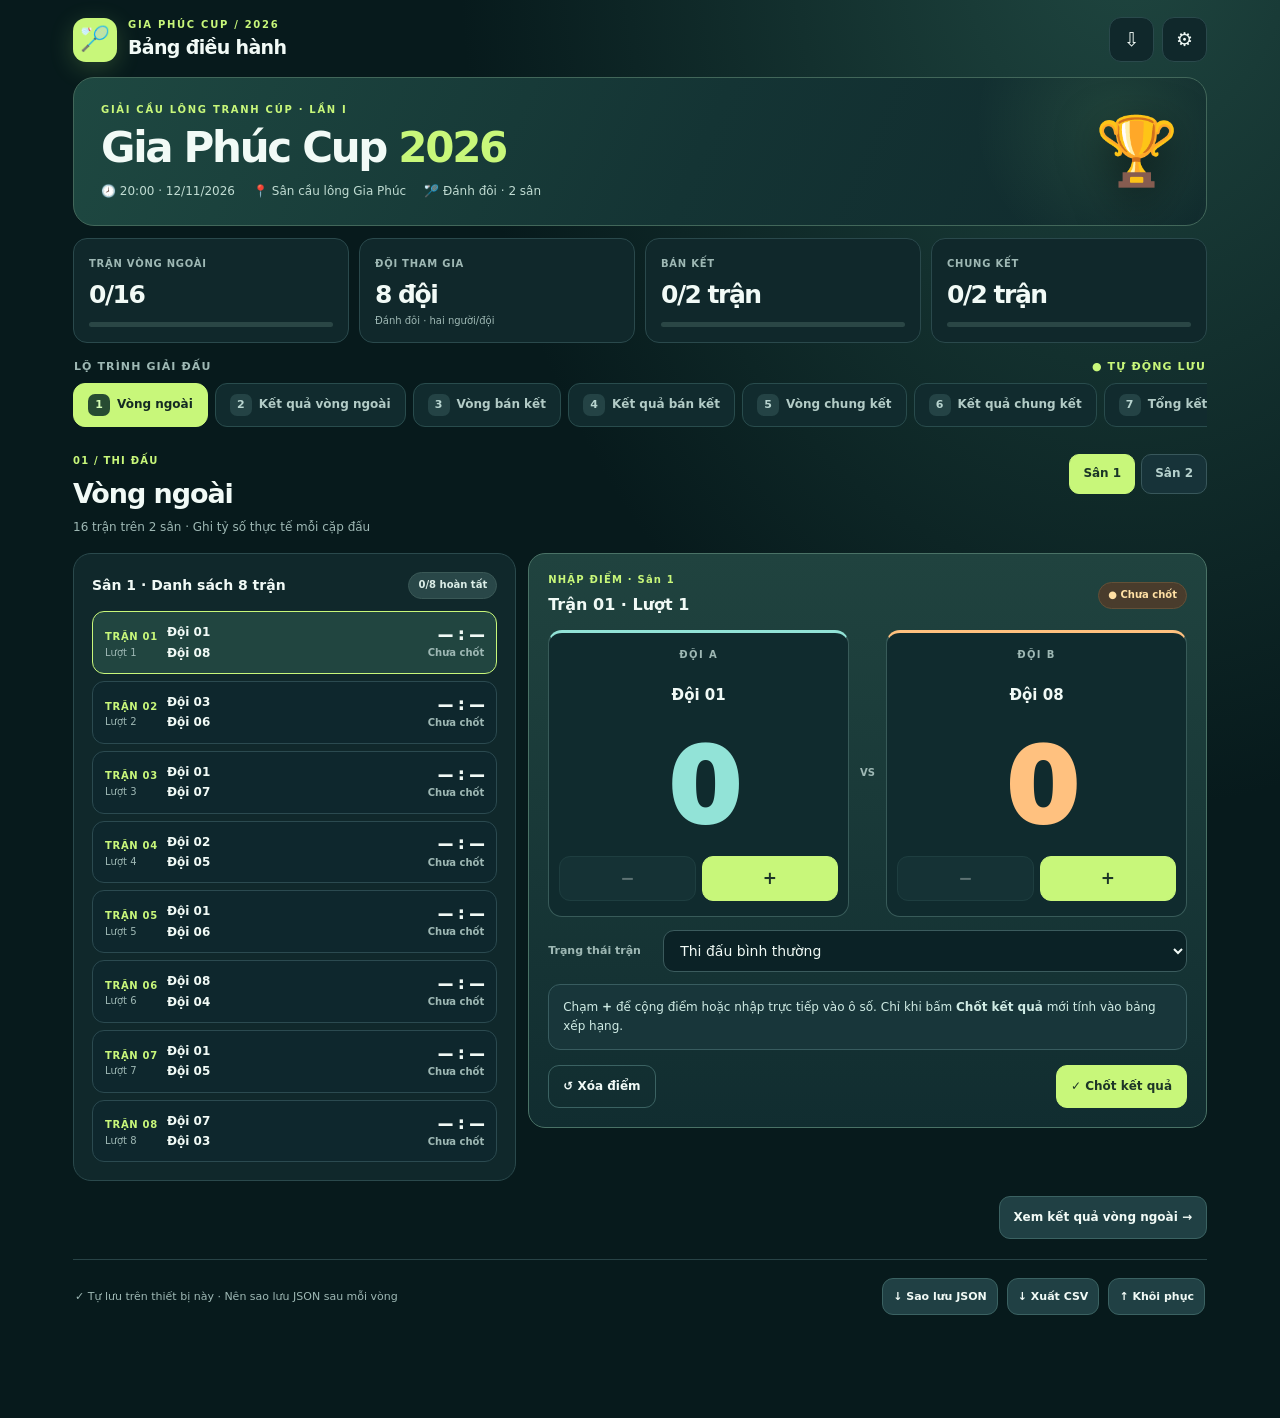
<file: public/assets/aistudio/gia-phuc-cup-app_4e6ed5ce.html>
<!doctype html>
<html lang="vi"><head><meta charset="utf-8"><meta name="viewport" content="width=device-width,initial-scale=1,viewport-fit=cover"><meta name="theme-color" content="#071c1d"><meta name="description" content="Hệ thống ghi điểm trực tiếp Giải cầu lông tranh cúp Gia Phúc – Lần I 2026"><title>Gia Phúc Cup 2026 · Điều hành giải cầu lông</title>
<style>
:root{--bg:#071a1c;--layer:#10282b;--layer2:#173339;--layer3:#203e42;--line:#2a494c;--txt:#f1faf6;--muted:#9eb8b4;--lime:#c8f77a;--mint:#92e3d7;--orange:#ffc17f;--danger:#ffaaa7;--radius:18px;color-scheme:dark}*{box-sizing:border-box}html{scroll-behavior:smooth}body{margin:0;background:radial-gradient(ellipse at 88% -80px,#1f4640 0,transparent 42%),var(--bg);color:var(--txt);font-family:ui-sans-serif,system-ui,-apple-system,'Segoe UI',sans-serif;font-size:14px;line-height:1.48;min-height:100vh}button,input,select{font:inherit}button{cursor:pointer;touch-action:manipulation}button:disabled{opacity:.35;cursor:not-allowed}input,select{color:var(--txt);background:#0b2226;border:1px solid #3b5b5d;border-radius:11px;padding:11px 12px;min-width:0;width:100%;outline:0}input:focus,select:focus{border-color:var(--lime);box-shadow:0 0 0 3px #c8f77a23}input[type=number]{font-variant-numeric:tabular-nums;appearance:textfield;-moz-appearance:textfield}input::-webkit-inner-spin-button,input::-webkit-outer-spin-button{appearance:none;margin:0}p,h1,h2,h3{margin:0}h1{font-size:clamp(25px,3.4vw,42px);line-height:1.1;letter-spacing:-.055em}h2{font-size:clamp(19px,2.4vw,27px);letter-spacing:-.04em}h3{font-size:16px}small,.muted{color:var(--muted)}.app{max-width:1180px;margin:auto;padding:17px 23px 85px}.mast{display:flex;align-items:center;justify-content:space-between;gap:12px;margin-bottom:15px}.brand{display:flex;align-items:center;gap:11px}.mark{height:44px;width:44px;display:grid;place-items:center;border-radius:13px;background:var(--lime);color:#142d25;font-size:24px;font-weight:900;box-shadow:0 6px 25px #b9fd7830}.eyebrow{font-size:10px;letter-spacing:.17em;font-weight:900;color:var(--lime)}.brand-title{font-size:19px;font-weight:900;letter-spacing:-.035em}.top-actions{display:flex;gap:8px}.icon-btn{width:45px;height:45px;display:grid;place-items:center;border:1px solid var(--line);border-radius:12px;background:var(--layer);color:var(--txt);font-size:19px}.icon-btn.active{background:var(--lime);color:#142b22}.hero{display:flex;justify-content:space-between;gap:18px;align-items:center;background:linear-gradient(114deg,#1e4841 0,#143434 55%,#102a2d 100%);border:1px solid #42675a;border-radius:21px;padding:24px 27px;overflow:hidden;position:relative}.hero:after{content:'';position:absolute;right:-65px;top:-110px;width:310px;height:310px;background:radial-gradient(circle,#9fff9a1c,transparent 64%);pointer-events:none}.hero h1{max-width:600px;margin:7px 0 12px}.hero-meta{display:flex;gap:9px 18px;flex-wrap:wrap;font-size:12px;color:#c1dcd3}.hero .trophy{font-size:67px;z-index:1;filter:drop-shadow(0 14px 22px #0008)}.overview{display:grid;grid-template-columns:repeat(4,minmax(0,1fr));gap:10px;margin:12px 0 16px}.metric{background:var(--layer);border:1px solid var(--line);border-radius:14px;padding:13px 15px}.metric span{font-size:10px;letter-spacing:.075em;color:var(--muted);text-transform:uppercase;font-weight:800}.metric strong{display:block;font-size:25px;font-weight:900;letter-spacing:-.06em;margin:3px 0 1px}.meter{height:5px;border-radius:6px;background:#2a4645;overflow:hidden;margin-top:9px}.meter i{display:block;height:100%;background:var(--lime);border-radius:6px}.stage-head{display:flex;align-items:center;justify-content:space-between;gap:8px;margin:14px 1px 8px}.stage-head span{font-size:11px;font-weight:900;color:var(--muted);letter-spacing:.1em}.stages{display:flex;gap:7px;overflow:auto;scrollbar-width:none;overscroll-behavior-x:contain;padding-bottom:10px}.stages::-webkit-scrollbar{display:none}.stage-btn{flex:0 0 auto;padding:10px 14px;border-radius:12px;background:#112b2e;border:1px solid #294c4d;color:#b2cbc6;font-size:12px;font-weight:800;display:flex;align-items:center;gap:7px;white-space:nowrap}.stage-btn b{display:grid;place-items:center;border-radius:7px;width:22px;height:22px;background:#244345;color:#b9d5d0;font-size:11px}.stage-btn.active{color:#142a23;background:var(--lime);border-color:var(--lime)}.stage-btn.active b{background:#274b32;color:#d6ffb5}.stage-btn.ready:not(.active){border-color:#42785b}.main{min-height:310px}.page-head{display:flex;align-items:flex-start;justify-content:space-between;flex-wrap:wrap;gap:12px;margin:17px 0}.page-head p{color:var(--muted);font-size:12px;margin-top:5px;max-width:660px}.overline{font-size:10px;letter-spacing:.12em;font-weight:850;color:var(--lime);margin-bottom:5px}.panel{border:1px solid var(--line);background:var(--layer);border-radius:var(--radius);padding:18px}.panel+.panel{margin-top:12px}.row{display:flex;align-items:center;gap:9px;flex-wrap:wrap}.spread{display:flex;justify-content:space-between;align-items:center;gap:10px;flex-wrap:wrap}.btn{display:inline-flex;align-items:center;gap:7px;justify-content:center;padding:11px 14px;min-height:43px;border-radius:11px;background:#204044;border:1px solid #3b6262;color:var(--txt);font-size:12px;font-weight:850}.btn:active{transform:scale(.986)}.btn.primary{background:var(--lime);border-color:var(--lime);color:#1d3528}.btn.subtle{background:transparent}.btn.danger{border-color:#855353;color:#ffafaa}.btn.small{font-size:11px;min-height:37px;padding:7px 10px}.btn.wide{width:100%}.pill{padding:5px 9px;background:#294748;border:1px solid #3a5856;border-radius:999px;color:#dbede7;font-size:10px;font-weight:900;white-space:nowrap}.pill.done{background:#1e4536;border-color:#396c49;color:#b0efaf}.pill.wait{background:#493c2c;border-color:#635037;color:#ffe0a4}.notice{padding:13px 14px;background:#18363a;border:1px solid #385c5f;border-radius:12px;color:#cfebe4;font-size:12px;line-height:1.6;margin-top:12px}.notice.good{background:#203e32;border-color:#4a7151;color:#d8f7ce}.notice.warn{background:#3f3529;border-color:#715838;color:#ffdc9d}.notice.bad{background:#492e33;border-color:#8a4c50;color:#ffc5be}.two-cols{display:grid;grid-template-columns:minmax(285px,.79fr) minmax(0,1.21fr);gap:12px;align-items:start}.court-pills{display:flex;gap:6px;flex-wrap:wrap}.court-pills button{background:#173339;border:1px solid #38575b;color:#b6d1cd;border-radius:10px;padding:10px 13px;font-size:12px;font-weight:850}.court-pills button.active{background:var(--lime);color:#1b3527;border-color:var(--lime)}.match-list{display:flex;flex-direction:column;gap:7px}.match-item{width:100%;text-align:left;background:#0e272d;border:1px solid #2b4a50;border-radius:12px;color:var(--txt);padding:10px 12px;display:grid;grid-template-columns:53px minmax(0,1fr) 65px;gap:9px;align-items:center}.match-item.active{background:#214540;border-color:var(--lime)}.match-item .code{font-size:10px;letter-spacing:.07em;color:var(--lime);font-weight:900}.match-item .names{font-size:12px;font-weight:780;line-height:1.7;min-width:0;white-space:nowrap;overflow:hidden;text-overflow:ellipsis}.match-item .result{text-align:right;font-weight:950;font-size:15px;font-variant-numeric:tabular-nums}.match-item .result small{font-size:10px;display:block;font-weight:700}.score-card{background:linear-gradient(180deg,#20433f,#112d30);border:1px solid #4a7266;border-radius:17px;padding:19px;position:sticky;top:12px}.scoreboard{display:grid;grid-template-columns:minmax(0,1fr) 21px minmax(0,1fr);gap:8px;align-items:center;margin:13px 0}.score-team{min-width:0;border:1px solid #385b59;background:#102b2e;border-radius:14px;padding:15px 10px;text-align:center}.score-team.a{border-top:3px solid var(--mint)}.score-team.b{border-top:3px solid var(--orange)}.score-team .side-label{font-size:10px;color:var(--muted);font-weight:900;letter-spacing:.14em}.score-team .team-name{font-weight:900;font-size:15px;min-height:50px;display:flex;align-items:center;justify-content:center;overflow-wrap:anywhere;line-height:1.3;margin-top:8px}.score-team .point{font-size:clamp(60px,9vw,104px);font-weight:950;letter-spacing:-.09em;line-height:1.24;background:transparent;border:0;padding:3px 0;text-align:center;box-shadow:none;outline:0;color:var(--mint)}.score-team.b .point{color:var(--orange)}.score-team .point:focus{background:#1c3a3b;border-radius:8px}.score-step{display:grid;grid-template-columns:1fr 1fr;gap:6px}.score-step button{min-height:45px;font-size:17px;font-weight:900;padding:4px}.vs{text-align:center;font-size:10px;color:var(--muted);font-weight:900}.select-line{display:grid;grid-template-columns:105px minmax(0,1fr);gap:10px;align-items:center}.select-line label{color:var(--muted);font-size:11px;font-weight:750}.button-line{display:flex;justify-content:space-between;gap:10px;flex-wrap:wrap;margin-top:15px}.mobile-shortcut{display:none}.rank-grid{display:grid;gap:8px}.rank-card{display:grid;grid-template-columns:37px minmax(0,1fr) 70px 70px;align-items:center;gap:8px;background:#0d282c;border:1px solid #2b494d;border-radius:12px;padding:13px 12px}.rank-card.qualified{background:#1b3e38;border-color:#396b57}.rank-n{font-weight:950;font-size:21px;color:var(--lime)}.rank-name{min-width:0;font-weight:850;overflow-wrap:anywhere}.rank-name small{display:block;font-weight:600;font-size:10px;margin-top:3px}.rank-info{text-align:right;font-size:11px;color:var(--muted)}.rank-info b{display:block;font-size:22px;color:#effaf5;line-height:1.2}.rank-info.diff b{font-size:16px}.rank-table{overflow-x:auto;border:1px solid #315053;border-radius:12px;margin-top:16px}table{width:100%;border-collapse:collapse;min-width:590px}th,td{padding:12px 11px;text-align:left;border-bottom:1px solid #28484b;white-space:nowrap}th{font-size:10px;letter-spacing:.06em;color:#a8c6c0;background:#18383d;text-transform:uppercase}td{font-size:12px}tr:last-child td{border-bottom:0}.seed-list{display:grid;grid-template-columns:repeat(4,minmax(0,1fr));gap:8px;margin-bottom:14px}.seed{padding:13px;background:#102d32;border:1px solid #3a5a60;border-radius:11px}.seed span{font-size:11px;font-weight:950;color:var(--lime)}.seed strong{display:block;font-size:14px;margin-top:5px;overflow-wrap:anywhere}.ko-grid{display:grid;grid-template-columns:repeat(2,minmax(0,1fr));gap:12px}.ko-card{background:#102d32;border:1px solid #36585a;border-radius:15px;padding:17px}.ko-row{display:grid;grid-template-columns:minmax(0,1fr) 72px 36px;align-items:center;gap:7px;margin:10px 0}.ko-row strong{overflow-wrap:anywhere;line-height:1.35}.ko-row.winner strong{color:var(--lime)}.ko-row input{font-size:25px;font-weight:950;padding:8px 5px;text-align:center}.ko-row button{min-height:42px;padding:5px;font-size:20px}.match-mini{display:grid;grid-template-columns:1fr auto;gap:8px;align-items:center;padding:12px;background:#0d292e;border:1px solid #29484c;border-radius:11px;margin:7px 0}.match-mini .n{font-size:12px;font-weight:800}.match-mini .n small{display:block;font-size:10px;font-weight:550}.match-mini .r{font-size:17px;font-weight:950;text-align:right;white-space:nowrap}.award-grid{display:grid;grid-template-columns:repeat(3,minmax(0,1fr));gap:12px}.award{background:linear-gradient(160deg,#1c403c,#102c30);border:1px solid #46645c;border-radius:14px;padding:24px 14px;text-align:center}.award.first{border-top:4px solid #ffd680}.award.second{border-top:4px solid #c8d4e3}.award.third{border-top:4px solid #ddaa7d}.award .icon{font-size:36px}.award .place{font-size:10px;font-weight:950;letter-spacing:.1em;color:#a5c4bf;margin-top:9px}.award .winner-name{font-size:clamp(15px,2vw,21px);font-weight:950;margin:9px 0;min-height:29px;overflow-wrap:anywhere}.award .money{color:var(--lime);font-weight:950;font-size:17px}.award .medal{font-size:11px;color:#a8c3bd}.fourth{background:#133137;border:1px solid #385659;border-radius:12px;padding:15px;margin-top:12px}.settings-grid{display:grid;grid-template-columns:1fr 1fr;gap:12px}.form-block{display:grid;gap:7px;margin-top:10px}.form-block label{color:#aec9c3;font-size:11px;font-weight:850}.team-editor{background:#0b282e;border:1px solid #335258;border-radius:12px;padding:13px;display:grid;grid-template-columns:30px minmax(0,1fr) 33px;gap:8px;align-items:start}.team-editor .num{color:var(--lime);font-weight:950;padding-top:12px}.team-editor .inputs{display:grid;gap:6px;min-width:0}.team-editor input{padding:9px 11px}.team-editor .players{display:grid;grid-template-columns:1fr 1fr;gap:6px}.team-editor .remove{min-height:36px;border:1px solid #794b50;border-radius:9px;color:var(--danger);background:#392c31}.fixture{display:grid;grid-template-columns:61px minmax(0,1fr) minmax(0,1fr);gap:8px;align-items:center;margin:7px 0}.fixture span{font-size:11px;font-weight:850;color:var(--muted)}.fixture select{font-size:11px;padding:10px 6px}.settings-section{margin-bottom:12px}.sep{border:0;border-top:1px solid #305258;margin:18px 0}.footer{display:flex;justify-content:space-between;align-items:center;gap:12px;flex-wrap:wrap;border-top:1px solid #284346;margin-top:20px;padding:18px 2px;color:var(--muted);font-size:11px}.bottom-nav{display:none}.toast{position:fixed;z-index:90;bottom:24px;left:50%;transform:translateX(-50%);border:1px solid #6b9279;background:#1c443b;color:#e5ffe5;border-radius:12px;padding:13px 18px;box-shadow:0 15px 45px #0009;max-width:calc(100vw - 28px);width:max-content;font-size:12px;font-weight:800}.hidden{display:none!important}.tie-box{background:#332f25;border:1px solid #75603d;border-radius:12px;padding:14px;margin-top:10px}.tie-row{display:flex;gap:8px;align-items:center;justify-content:space-between;background:#171e1a70;border:1px solid #66573c;padding:8px 10px;border-radius:9px;margin-top:6px}.tie-row b{flex:1;font-size:12px}.tie-row button{width:32px;height:32px;border-radius:7px;border:1px solid #856b44;background:#4d422f;color:#ffe1a1}.setting-note{font-size:11px;color:#acc6c0;margin-top:8px}.quick-nav{display:flex;justify-content:flex-end;margin:15px 0}.quick-nav button{min-width:155px}.print-title{display:none}
@media(max-width:850px){.app{padding:12px 14px 80px}.two-cols{grid-template-columns:1fr}.score-card{position:static;order:-1}.fixture{grid-template-columns:60px minmax(0,1fr) minmax(0,1fr)}.overview{grid-template-columns:repeat(2,minmax(0,1fr))}.hero .trophy{font-size:48px}.seed-list{grid-template-columns:repeat(2,minmax(0,1fr))}}
@media(max-width:575px){body{font-size:13px}.app{padding:11px 10px 88px}.mark{height:39px;width:39px;font-size:20px}.brand-title{font-size:17px}.eyebrow{font-size:9px}.icon-btn{height:41px;width:41px}.hero{padding:17px 17px;border-radius:16px}.hero h1{font-size:26px;margin:5px 0 9px}.hero .trophy{font-size:38px;align-self:start}.hero-meta{font-size:10px;gap:5px 12px}.overview{gap:7px;margin:9px 0}.metric{padding:10px 12px}.metric strong{font-size:21px}.metric span{font-size:9px}.stage-head{margin-top:10px}.stage-btn{padding:8px 10px;font-size:11px}.page-head{margin:13px 0}.page-head h2{font-size:21px}.panel{padding:13px;border-radius:13px}.score-card{padding:14px;border-radius:14px}.scoreboard{grid-template-columns:minmax(0,1fr) 16px minmax(0,1fr);gap:4px}.score-team{padding:12px 5px}.score-team .team-name{font-size:13px;min-height:42px}.score-team .point{font-size:clamp(58px,17vw,86px)}.score-step button{min-height:47px}.score-card .select-line{grid-template-columns:1fr;gap:5px}.match-item{grid-template-columns:49px minmax(0,1fr) 60px}.ko-grid,.settings-grid{grid-template-columns:1fr}.rank-card{grid-template-columns:31px minmax(0,1fr) 58px 59px;padding:11px 9px;gap:6px}.rank-info b{font-size:21px}.rank-name{font-size:12px}.award-grid{gap:6px}.award{padding:13px 5px}.award .icon{font-size:27px}.award .winner-name{font-size:12px}.award .money{font-size:12px}.award .medal{font-size:10px}.award .place{font-size:9px}.footer{padding-bottom:78px}.bottom-nav{display:grid;grid-template-columns:repeat(5,1fr);gap:2px;position:fixed;bottom:0;left:0;right:0;z-index:40;background:#0d272bfa;border-top:1px solid #335250;padding:7px max(6px,env(safe-area-inset-right)) max(7px,env(safe-area-inset-bottom));box-shadow:0 -8px 32px #0008}.bottom-nav button{border:0;background:transparent;color:#98b3af;border-radius:9px;padding:5px 1px;font-size:9px;font-weight:800}.bottom-nav button span{display:block;font-size:20px;line-height:1.2;margin-bottom:3px}.bottom-nav button.active{color:var(--lime);background:#26423c}.toast{bottom:83px}.quick-nav{justify-content:stretch}.quick-nav button{width:100%}}
@media print{body{background:white;color:black}.app{max-width:100%;padding:0 10px}.mast,.hero,.overview,.stage-head,.stages,.footer,.bottom-nav,.quick-nav,.btn,.notice:not(.good),.score-card{display:none!important}.page-head{margin:3px 0 12px}.panel,.award,.fourth,.rank-card,.seed{background:white;color:black;box-shadow:none;border-color:#999}.print-title{display:block;font-size:23px;text-align:center;margin:10px 0 18px}.award .winner-name,.award .money,.rank-name,.rank-info b{color:black}th,td{color:black}table{min-width:0}}
</style></head><body><div class="app"><header class="mast"><div class="brand"><div class="mark">🏸</div><div><div class="eyebrow">GIA PHÚC CUP / 2026</div><div class="brand-title">Bảng điều hành</div></div></div><div class="top-actions"><button class="icon-btn" title="Sao lưu dữ liệu" aria-label="Sao lưu dữ liệu" data-act="backup">⇩</button><button class="icon-btn" title="Cài đặt đội và sân" aria-label="Cài đặt đội và sân" data-act="nav" data-page="settings" id="settings-gear">⚙</button></div></header><section class="hero"><div><div class="eyebrow">GIẢI CẦU LÔNG TRANH CÚP · LẦN I</div><h1>Gia Phúc Cup <span style="color:var(--lime)">2026</span></h1><div class="hero-meta"><span>🕗 20:00 · 12/11/2026</span><span>📍 Sân cầu lông Gia Phúc</span><span>🏸 Đánh đôi · 2 sân</span></div></div><div class="trophy">🏆</div></section><section id="overview" class="overview"></section><div class="stage-head"><span>LỘ TRÌNH GIẢI ĐẤU</span><span id="save-indicator" style="color:var(--lime)">● TỰ ĐỘNG LƯU</span></div><nav id="stages" class="stages" aria-label="7 màn hình thi đấu"></nav><main class="main" id="main"></main><footer class="footer"><span>✓ Tự lưu trên thiết bị này · Nên sao lưu JSON sau mỗi vòng</span><div class="row"><button class="btn small" data-act="backup">↓ Sao lưu JSON</button><button class="btn small" data-act="csv">↓ Xuất CSV</button><button class="btn small" data-act="restore">↑ Khôi phục</button></div></footer></div><nav class="bottom-nav" id="bottom-nav" aria-label="Điều hướng nhanh"></nav><input type="file" id="restore-file" accept=".json,application/json" class="hidden"><div class="toast hidden" role="status" id="toast"></div>
<script>
(()=>{'use strict';
const KEY='gia-phuc-cup-mobile-2026-v2';const $=s=>document.querySelector(s),esc=v=>String(v??'').replace(/[&<>"']/g,c=>({'&':'&amp;','<':'&lt;','>':'&gt;','"':'&quot;',"'":'&#39;'}[c]));
const number=v=>Number.isFinite(Number(v))?Math.max(0,Math.min(999,Math.floor(Number(v)))):0;
const makeTeams=()=>Array.from({length:8},(_,i)=>({id:'t'+(i+1),name:'Đội '+String(i+1).padStart(2,'0'),p1:'',p2:''}));
const match=(id,court,slot,a,b)=>({id:'m'+id,court,slot,a,b,sa:0,sb:0,forfeit:'',final:false});
const keyPair=(a,b)=>[a,b].sort().join('~');
function schedule(teams){let ids=teams.map(t=>t.id),list=[];if(ids.length<4)throw Error('Cần ít nhất 4 đội để đánh đồng thời trên 2 sân.');if(ids.length===8){let p=[...ids];for(let r=0;r<4;r++){for(let k=0;k<4;k++){let court=k%2+1,slot=r*2+Math.floor(k/2)+1;list.push(match((slot-1)*2+court,court,slot,p[k],p[7-k]))}p=[p[0],p[7],...p.slice(1,7)]}return list.sort((a,b)=>Number(a.id.slice(1))-Number(b.id.slice(1)))}let played=Object.fromEntries(ids.map(x=>[x,0])),freq={},previous=new Set();for(let slot=1;slot<=8;slot++){let possible=[];for(let a=0;a<ids.length;a++)for(let b=a+1;b<ids.length;b++)for(let c=0;c<ids.length;c++)for(let d=c+1;d<ids.length;d++){let q=[a,b,c,d];if(new Set(q).size!==4)continue;let ab=keyPair(ids[a],ids[b]),cd=keyPair(ids[c],ids[d]);let cost=(freq[ab]||0)*70+(freq[cd]||0)*70+(played[ids[a]]+played[ids[b]]+played[ids[c]]+played[ids[d]])*12+q.filter(x=>previous.has(ids[x])).length*3+q.reduce((v,x)=>v+x,0)/100;if(!possible.length||cost<possible[0].cost)possible=[{a,b,c,d,cost}] }let p=possible[0];if(!p)throw Error('Không xếp được lịch.');list.push(match((slot-1)*2+1,1,slot,ids[p.a],ids[p.b]),match((slot-1)*2+2,2,slot,ids[p.c],ids[p.d]));previous=new Set([ids[p.a],ids[p.b],ids[p.c],ids[p.d]]);for(let q of previous)played[q]++;freq[keyPair(ids[p.a],ids[p.b])]=(freq[keyPair(ids[p.a],ids[p.b])]||0)+1;freq[keyPair(ids[p.c],ids[p.d])]=(freq[keyPair(ids[p.c],ids[p.d])]||0)+1}return list}
function fresh(){let teams=makeTeams();return {v:2,teams,courts:['Sân 1','Sân 2'],matches:schedule(teams),bracket:null,tieOrder:{},page:'outer',court:1,active:'m1',settingTab:'teams'}}
let S;try{let loaded=JSON.parse(localStorage.getItem(KEY));S=loaded&&loaded.v===2&&loaded.teams?.length>=4&&loaded.matches?.length===16?loaded:fresh()}catch(e){S=fresh()};S.tieOrder??={};S.courts??=['Sân 1','Sân 2'];
const pages=[['outer','Vòng ngoài'],['outer-results','Kết quả vòng ngoài'],['semi','Vòng bán kết'],['semi-results','Kết quả bán kết'],['final','Vòng chung kết'],['final-results','Kết quả chung kết'],['summary','Tổng kết']];
const team=id=>S.teams.find(t=>t.id===id),teamName=id=>team(id)?.name||'— Chưa chọn —',courtName=n=>S.courts[n-1]||'Sân '+n;
const getMatch=id=>S.matches.find(m=>m.id===id);
let toastTimer;function toast(msg,bad=false){let e=$('#toast');e.textContent=msg;e.style.borderColor=bad?'#ab6e69':'#6b9279';e.style.background=bad?'#573235':'#1c443b';e.classList.remove('hidden');clearTimeout(toastTimer);toastTimer=setTimeout(()=>e.classList.add('hidden'),3200)}
function save(){try{localStorage.setItem(KEY,JSON.stringify(S));$('#save-indicator').textContent='● ĐÃ LƯU'}catch(e){$('#save-indicator').textContent='! CHƯA LƯU';toast('Không lưu được trên trình duyệt; hãy xuất bản sao lưu.',true)}}
const winner=m=>!m?.final?null:m.forfeit==='a'?'b':m.forfeit==='b'?'a':m.sa>m.sb?'a':'b';
const allOuter=()=>S.matches.every(m=>m.final);
function standings(){let rows=S.teams.map((t,index)=>({id:t.id,name:t.name,index,played:0,scheduled:0,wins:0,losses:0,forfeits:0,bonus:0,pf:0,pa:0,diff:0}));let byId=Object.fromEntries(rows.map(x=>[x.id,x]));for(let m of S.matches){let a=byId[m.a],b=byId[m.b];if(!a||!b||a.id===b.id)continue;a.scheduled++;b.scheduled++;if(!m.final)continue;a.played++;b.played++;let w=winner(m);if(w==='a'){a.wins++;b.losses++;a.bonus+=2;b.bonus+=m.forfeit?0:1}else{b.wins++;a.losses++;b.bonus+=2;a.bonus+=m.forfeit?0:1}if(m.forfeit){byId[m[m.forfeit]].forfeits++}else{a.pf+=m.sa;a.pa+=m.sb;b.pf+=m.sb;b.pa+=m.sa}}
rows.forEach(x=>x.diff=x.pf-x.pa);rows.sort((a,b)=>b.bonus-a.bonus||b.diff-a.diff||a.index-b.index);let at=0;while(at<rows.length){let j=at+1;while(j<rows.length&&rows[j].bonus===rows[at].bonus&&rows[j].diff===rows[at].diff)j++;if(j-at>1){const sig=rows.slice(at,j).map(x=>x.id).sort().join('|');const order=S.tieOrder[sig];if(order?.length===j-at&&rows.slice(at,j).every(x=>order.includes(x.id)))rows.splice(at,j-at,...rows.slice(at,j).sort((a,b)=>order.indexOf(a.id)-order.indexOf(b.id)));for(let k=at;k<j;k++){rows[k].tieSig=sig;rows[k].tieResolved=Boolean(order?.length===j-at);rows[k].tieRelevant=at<4}}at=j}return rows}
function afterOuterChange(){if(!S.bracket){S.tieOrder={};S.tieConfirm={};return true}if(!confirm('Sửa vòng ngoài sẽ xóa kết quả bán kết, chung kết và thứ hạng đã chốt. Tiếp tục?'))return false;S.bracket=null;S.tieOrder={};S.tieConfirm={};return true}
function koGame(a,b){return {a,b,sa:0,sb:0,forfeit:'',final:false}}
function syncBracket(){if(!S.bracket)return;let g=S.bracket.games;if(g.sf1?.final&&g.sf2?.final){let w1=winner(g.sf1),w2=winner(g.sf2);let f=[g.sf1[w1],g.sf2[w2]],t=[g.sf1[w1==='a'?'b':'a'],g.sf2[w2==='a'?'b':'a']];if(!g.final||g.final.a!==f[0]||g.final.b!==f[1])g.final=koGame(...f);if(!g.third||g.third.a!==t[0]||g.third.b!==t[1])g.third=koGame(...t)}else{g.final=null;g.third=null}}
function awards(){let g=S.bracket?.games;if(!g?.final?.final||!g?.third?.final)return null;let a=winner(g.final),b=winner(g.third);return {first:g.final[a],second:g.final[a==='a'?'b':'a'],third:g.third[b],fourth:g.third[b==='a'?'b':'a']}}
function stageReady(p){let g=S.bracket?.games;return p==='outer'||p==='outer-results'&&S.matches.some(m=>m.final)||p==='semi'&&!!S.bracket||p==='semi-results'&&!!(g?.sf1?.final||g?.sf2?.final)||p==='final'&&!!g?.final||p==='final-results'&&!!(g?.final?.final||g?.third?.final)||p==='summary'&&!!awards()}
function nav(page){S.page=page;save();render();window.scrollTo({top:0,behavior:'instant'})}
function renderShell(){const done=S.matches.filter(m=>m.final).length,g=S.bracket?.games,semi=[g?.sf1,g?.sf2].filter(x=>x?.final).length,final=[g?.final,g?.third].filter(x=>x?.final).length;$('#overview').innerHTML=[['TRẬN VÒNG NGOÀI',done+'/16',done/16],['ĐỘI THAM GIA',S.teams.length+' đội',null],['BÁN KẾT',semi+'/2 trận',semi/2],['CHUNG KẾT',final+'/2 trận',final/2]].map(x=>'<div class="metric"><span>'+x[0]+'</span><strong>'+x[1]+'</strong>'+(x[2]!==null?'<div class="meter"><i style="width:'+(x[2]*100)+'%"></i></div>':'<div class="muted" style="font-size:10px">Đánh đôi · hai người/đội</div>')+'</div>').join('');$('#stages').innerHTML=pages.map(([id,label],i)=>'<button class="stage-btn '+(S.page===id?'active':'')+' '+(stageReady(id)?'ready':'')+'" data-act="nav" data-page="'+id+'"><b>'+(i+1)+'</b>'+label+'</button>').join('');$('#settings-gear').classList.toggle('active',S.page==='settings');const bn=[['outer','🏸','Vòng ngoài'],['outer-results','📊','BXH'],['semi','⚔️','Bán kết'],['final','🏆','Chung kết'],['summary','🥇','Tổng kết']];$('#bottom-nav').innerHTML=bn.map(x=>'<button data-act="nav" data-page="'+x[0]+'" class="'+(S.page===x[0]||x[0]==='outer-results'&&S.page==='outer-results'||x[0]==='semi'&&S.page==='semi-results'||x[0]==='final'&&S.page==='final-results'?'active':'')+'"><span>'+x[1]+'</span>'+x[2]+'</button>').join('')}
function heading(k,title,desc,right=''){return '<div class="page-head"><div><div class="overline">'+k+'</div><h2>'+title+'</h2><p>'+desc+'</p></div>'+right+'</div>'}
function matchList(m){let done=m.filter(x=>x.final).length;return '<section class="panel"><div class="spread" style="margin-bottom:12px"><b>'+esc(courtName(S.court))+' · Danh sách 8 trận</b><span class="pill '+(done===8?'done':'')+'">'+done+'/8 hoàn tất</span></div><div class="match-list">'+m.map(x=>'<button class="match-item '+(S.active===x.id?'active':'')+'" data-act="open-match" data-id="'+x.id+'"><div><span class="code">TRẬN '+String(x.slot+(x.court===2?8:0)).padStart(2,'0')+'</span><div class="muted" style="font-size:10px">Lượt '+x.slot+'</div></div><div class="names">'+esc(teamName(x.a))+'<div>'+esc(teamName(x.b))+'</div></div><div class="result">'+(x.final?(x.forfeit?'B.T.':x.sa+' : '+x.sb):'— : —')+'<small>'+(x.final?'✓ Đã chốt':'Chưa chốt')+'</small></div></button>').join('')+'</div></section>'}
function renderScoreCard(m){let w=winner(m),editing=!m.final,side=(k)=>'<div class="score-team '+k+'"><div class="side-label">ĐỘI '+k.toUpperCase()+'</div><div class="team-name">'+esc(teamName(m[k]))+'</div><input class="point" type="number" aria-label="Điểm đội '+k.toUpperCase()+'" inputmode="numeric" min="0" max="999" data-kind="outer-score" data-id="'+m.id+'" data-side="'+k+'" value="'+m['s'+k]+'" '+(!editing||m.forfeit?'disabled':'')+'><div class="score-step"><button class="btn" data-act="outer-step" data-id="'+m.id+'" data-side="'+k+'" data-num="-1" '+(!editing||m.forfeit||!m['s'+k]?'disabled':'')+'>−</button><button class="btn primary" data-act="outer-step" data-id="'+m.id+'" data-side="'+k+'" data-num="1" '+(!editing||m.forfeit?'disabled':'')+'>+</button></div></div>';
return '<section class="score-card"><div class="spread"><div><div class="overline">NHẬP ĐIỂM · '+esc(courtName(m.court))+'</div><h3>Trận '+String(m.slot+(m.court===2?8:0)).padStart(2,'0')+' · Lượt '+m.slot+'</h3></div><span class="pill '+(m.final?'done':'wait')+'">'+(m.final?'✓ Đã chốt':'● Chưa chốt')+'</span></div><div class="scoreboard">'+side('a')+'<span class="vs">VS</span>'+side('b')+'</div><div class="select-line"><label>Trạng thái trận</label><select data-kind="outer-forfeit" data-id="'+m.id+'" '+(!editing?'disabled':'')+'><option value="" '+(!m.forfeit?'selected':'')+'>Thi đấu bình thường</option><option value="a" '+(m.forfeit==='a'?'selected':'')+'>'+esc(teamName(m.a))+' bỏ thi đấu</option><option value="b" '+(m.forfeit==='b'?'selected':'')+'>'+esc(teamName(m.b))+' bỏ thi đấu</option></select></div>'+(m.final?'<div class="notice good">✓ <b>'+esc(teamName(m[w]))+' thắng.</b> '+(m.forfeit?'Thưởng 2–0 điểm, không tính hiệu số.':'Thưởng đội thắng +2, đội thua +1.')+'</div>':'<div class="notice">Chạm <b>+</b> để cộng điểm hoặc nhập trực tiếp vào ô số. Chỉ khi bấm <b>Chốt kết quả</b> mới tính vào bảng xếp hạng.</div>')+'<div class="button-line"><button class="btn subtle" data-act="outer-reset" data-id="'+m.id+'" '+(!editing?'disabled':'')+'>↺ Xóa điểm</button>'+(editing?'<button class="btn primary" data-act="outer-final" data-id="'+m.id+'">✓ Chốt kết quả</button>':'<button class="btn" data-act="outer-reopen" data-id="'+m.id+'">✎ Sửa kết quả</button>')+'</div></section>'}
function renderOuter(){let list=S.matches.filter(m=>m.court===S.court).sort((a,b)=>a.slot-b.slot),m=list.find(x=>x.id===S.active)||list[0];S.active=m.id;return heading('01 / THI ĐẤU','Vòng ngoài','16 trận trên 2 sân · Ghi tỷ số thực tế mỗi cặp đấu','<div class="court-pills">'+S.courts.map((v,i)=>'<button data-act="court" data-value="'+(i+1)+'" class="'+(S.court===i+1?'active':'')+'">'+esc(v)+'</button>').join('')+'</div>')+'<div class="two-cols">'+matchList(list)+renderScoreCard(m)+'</div>'+(allOuter()?'<div class="notice good">✓ Hoàn tất đủ 16 trận vòng ngoài. Xem bảng xếp hạng và chốt 4 đội vào bán kết.</div>':'')+'<div class="quick-nav"><button class="btn" data-act="nav" data-page="outer-results">Xem kết quả vòng ngoài →</button></div>'}
function miniMatch(m,label){let w=winner(m);return '<div class="match-mini"><div class="n"><span class="muted">'+label+'</span><br><b>'+esc(teamName(m.a))+'</b> <span class="muted">vs</span> <b>'+esc(teamName(m.b))+'</b>'+(m.final?'<small>Thắng: '+esc(teamName(m[w]))+(m.forfeit?' · đối thủ bỏ thi đấu':'')+'</small>':'<small>Chưa có kết quả</small>')+'</div><div class="r">'+(m.final?(m.forfeit?'Bỏ cuộc':m.sa+' – '+m.sb):'—')+'</div></div>'}
function tieGroups(r){let groups=[];for(let i=0;i<r.length;){let j=i+1;while(j<r.length&&r[i].bonus===r[j].bonus&&r[i].diff===r[j].diff)j++;if(j-i>1&&i<4){let arr=r.slice(i,j),sig=arr[0].tieSig;groups.push({arr,sig,from:i,to:j})}i=j}return groups}
function renderRanks(){let r=standings(),groups=allOuter()?tieGroups(r):[],done=S.matches.filter(x=>x.final).length,unequal=new Set(r.map(x=>x.scheduled)).size>1;let cards=r.map((x,i)=>'<div class="rank-card '+(i<4?'qualified':'')+'"><div class="rank-n">'+String(i+1).padStart(2,'0')+'</div><div class="rank-name">'+esc(x.name)+' '+(i<4?'<span style="font-size:10px;color:var(--lime)">TOP 4</span>':'')+'<small>'+x.played+'/'+x.scheduled+' trận · '+x.wins+' thắng / '+x.losses+' thua'+(x.tieSig&&!x.tieResolved?' · Đồng hạng':'')+'</small></div><div class="rank-info">Thưởng<b>'+x.bonus+'</b></div><div class="rank-info diff">Hiệu số<b style="color:'+(x.diff>=0?'#c9f77a':'#ffb09b')+'">'+(x.diff>0?'+':'')+x.diff+'</b></div></div>').join('');let ties=groups.map(g=>'<div class="tie-box"><b>⚠ '+g.arr.length+' đội bằng điểm thưởng & hiệu số</b><p style="color:#ffe0a9;font-size:11px;margin-top:4px">BTC điều chỉnh thứ tự và bấm xác nhận để xếp hạt giống bán kết.</p>'+g.arr.map((x,i)=>'<div class="tie-row"><span>#'+(g.from+i+1)+'</span><b>'+esc(x.name)+'</b><button data-act="tie-up" data-sig="'+g.sig+'" data-id="'+x.id+'" title="Đẩy lên">↑</button><button data-act="tie-down" data-sig="'+g.sig+'" data-id="'+x.id+'" title="Đẩy xuống">↓</button></div>').join('')+'<div class="row" style="justify-content:flex-end;margin-top:10px"><span class="pill '+(g.arr[0].tieResolved?'done':'wait')+'">'+(g.arr[0].tieResolved?'Đã xác nhận':'Chưa chốt')+'</span><button class="btn primary small" data-act="tie-confirm" data-sig="'+g.sig+'">✓ BTC xác nhận thứ tự</button></div></div>').join('');return heading('02 / BẢNG XẾP HẠNG','Kết quả vòng ngoài','Điểm thưởng là tiêu chí 1; hiệu số điểm thực tế là tiêu chí 2. Không cộng hiệu số trực tiếp vào điểm thưởng.','<span class="pill '+(allOuter()?'done':'wait')+'">'+done+'/16 đã chốt</span>')+'<div class="panel"><div class="spread"><b>Thứ hạng tạm tính</b><span class="pill">Top 4 vào bán kết</span></div><div class="rank-grid" style="margin-top:12px">'+cards+'</div>'+ties+(unequal?'<div class="notice warn">Số trận dự kiến của các đội không bằng nhau. Hãy kiểm tra lại cặp đấu trong phần Cài đặt.</div>':'')+'<div class="notice">Ví dụ thắng 21–5: đội thắng +2 điểm thưởng, hiệu số +16; đội thua +1 điểm thưởng, hiệu số −16. Đội bỏ thi đấu nhận 0 điểm, đội còn lại +2, không tính hiệu số.</div><div class="button-line"><button class="btn" data-act="csv">↓ Xuất bảng điểm</button>'+(S.bracket?'<button class="btn" data-act="reset-bracket">↺ Xếp lại bán kết</button>':'<button class="btn primary" data-act="seed" '+(!allOuter()?'disabled':'')+'>Chốt Top 4 → Bán kết</button>')+'</div></div><div class="panel"><div class="spread"><h3>Kết quả từng trận</h3><span class="pill">'+done+' trận đã hoàn thành</span></div>'+S.matches.filter(m=>m.final).sort((a,b)=>a.slot-b.slot||a.court-b.court).map(m=>miniMatch(m,esc(courtName(m.court))+' · Lượt '+m.slot)).join('')+(done===0?'<div class="notice">Chưa có trận nào được chốt.</div>':'')+'</div>'}
function koCard(id,title,desc){let m=S.bracket?.games?.[id];if(!m)return '<div class="ko-card"><div class="spread"><h3>'+title+'</h3><span class="pill wait">Chưa có cặp đấu</span></div><p class="muted" style="margin-top:9px;font-size:12px">'+desc+'</p></div>';let w=winner(m),side=k=>'<div class="ko-row '+(w===k?'winner':'')+'"><strong>'+esc(teamName(m[k]))+(w===k?' ✓':'')+'</strong><input type="number" inputmode="numeric" aria-label="Điểm '+esc(teamName(m[k]))+'" min="0" max="999" data-kind="ko-score" data-id="'+id+'" data-side="'+k+'" value="'+m['s'+k]+'" '+(m.final||m.forfeit?'disabled':'')+'><button class="btn" data-act="ko-step" data-id="'+id+'" data-side="'+k+'" data-num="1" '+(m.final||m.forfeit?'disabled':'')+'>+</button></div>';return '<div class="ko-card"><div class="spread"><div><h3>'+title+'</h3><small>'+desc+'</small></div><span class="pill '+(m.final?'done':'wait')+'">'+(m.final?'✓ Đã chốt':'Đang nhập')+'</span></div><div style="margin-top:13px">'+side('a')+side('b')+'</div><div class="select-line" style="margin-top:13px"><label>Trạng thái</label><select data-kind="ko-forfeit" data-id="'+id+'" '+(m.final?'disabled':'')+'><option value="" '+(!m.forfeit?'selected':'')+'>Thi đấu bình thường</option><option value="a" '+(m.forfeit==='a'?'selected':'')+'>'+esc(teamName(m.a))+' bỏ thi đấu</option><option value="b" '+(m.forfeit==='b'?'selected':'')+'>'+esc(teamName(m.b))+' bỏ thi đấu</option></select></div><div class="button-line"><span class="muted" style="font-size:11px">'+(m.final?'Thắng: '+esc(teamName(m[w])):'Chỉ xét thắng/thua · không cộng điểm thưởng')+'</span>'+(m.final?'<button class="btn small" data-act="ko-reopen" data-id="'+id+'">✎ Sửa</button>':'<button class="btn primary small" data-act="ko-final" data-id="'+id+'">✓ Chốt trận</button>')+'</div></div>'}
function renderSemis(){let b=S.bracket;return heading('03 / LOẠI TRỰC TIẾP','Vòng bán kết','Đội hạng 1 gặp hạng 4 · Đội hạng 2 gặp hạng 3. Không tính điểm thưởng.')+(!b?'<div class="panel"><h3>Chưa xác định top 4</h3><div class="notice warn">Hãy chốt đủ 16 trận và xác nhận thứ hạng ở màn hình “Kết quả vòng ngoài”.</div><div class="quick-nav"><button class="btn primary" data-act="nav" data-page="outer-results">Mở kết quả vòng ngoài →</button></div></div>':'<div class="seed-list">'+b.seeds.map((id,i)=>'<div class="seed"><span>HẠT GIỐNG #'+(i+1)+'</span><strong>'+esc(teamName(id))+'</strong></div>').join('')+'</div><div class="ko-grid">'+koCard('sf1','Bán kết 01','Hạng 1 × Hạng 4')+koCard('sf2','Bán kết 02','Hạng 2 × Hạng 3')+'</div><div class="quick-nav"><button class="btn" data-act="nav" data-page="semi-results">Xem kết quả bán kết →</button></div>')}
function renderSemiResults(){let g=S.bracket?.games,done=[g?.sf1,g?.sf2].filter(x=>x?.final).length;return heading('04 / KẾT QUẢ','Kết quả vòng bán kết','Hai đội thắng vào chung kết · Hai đội thua tranh hạng ba','<span class="pill '+(done===2?'done':'wait')+'">'+done+'/2 trận</span>')+(!g?'<div class="notice warn">Chưa có nhánh bán kết. Vui lòng chốt top 4 vòng ngoài.</div>':'<div class="ko-grid">'+['sf1','sf2'].map((id,i)=>'<div class="panel"><div class="spread"><h3>Bán kết '+(i+1)+'</h3><span class="pill '+(g[id].final?'done':'wait')+'">'+(g[id].final?'Hoàn tất':'Chờ kết quả')+'</span></div>'+miniMatch(g[id],'Hạt giống '+(i+1===1?'1 vs 4':'2 vs 3'))+'</div>').join('')+'</div>'+(done===2?'<div class="panel" style="margin-top:12px"><h3>Đã xác định hai cặp đấu tiếp theo</h3><div class="notice good">🏆 Chung kết: <b>'+esc(teamName(g.final.a))+'</b> × <b>'+esc(teamName(g.final.b))+'</b></div><div class="notice">🥉 Tranh hạng ba: <b>'+esc(teamName(g.third.a))+'</b> × <b>'+esc(teamName(g.third.b))+'</b></div><div class="quick-nav"><button class="btn primary" data-act="nav" data-page="final">Vào vòng chung kết →</button></div></div>':'<div class="notice">Hệ thống sẽ tự ghép chung kết và trận tranh hạng ba sau khi chốt đủ hai trận bán kết.</div>'))}
function renderFinal(){let g=S.bracket?.games;return heading('05 / TRANH HẠNG','Vòng chung kết','Chung kết xác định hạng 1–2 · Tranh hạng ba xác định hạng 3–4')+(!g?.final?'<div class="panel"><h3>Đang chờ kết quả bán kết</h3><div class="notice warn">Cần chốt cả 2 trận bán kết trước khi mở vòng chung kết.</div><div class="quick-nav"><button class="btn" data-act="nav" data-page="semi">Đến vòng bán kết →</button></div></div>':'<div class="ko-grid">'+koCard('final','🏆 Trận chung kết','Tranh hạng nhất – nhì')+koCard('third','🥉 Tranh hạng ba','Tranh hạng ba – tư')+'</div><div class="quick-nav"><button class="btn" data-act="nav" data-page="final-results">Xem kết quả chung kết →</button></div>')}
function renderFinalResults(){let g=S.bracket?.games,done=[g?.final,g?.third].filter(x=>x?.final).length,p=awards();return heading('06 / KẾT QUẢ','Kết quả vòng chung kết','Kết quả hai trận quyết định thứ hạng 1, 2, 3 và 4','<span class="pill '+(done===2?'done':'wait')+'">'+done+'/2 trận</span>')+(!g?.final?'<div class="notice warn">Chưa có trận chung kết. Hãy hoàn thành vòng bán kết.</div>':'<div class="ko-grid">'+['final','third'].map((k,i)=>'<div class="panel"><h3>'+(i?'🥉 Tranh hạng ba':'🏆 Chung kết')+'</h3>'+miniMatch(g[k],i?'Hạng 3–4':'Hạng 1–2')+'</div>').join('')+'</div>'+(p?'<div class="notice good">✓ Đã có kết quả chung cuộc. Nhấn “Tổng kết” để xem bảng trao giải.</div><div class="quick-nav"><button class="btn primary" data-act="nav" data-page="summary">Xem tổng kết giải →</button></div>':'<div class="notice">Chờ chốt đủ 2 trận để xác nhận các thứ hạng trao giải.</div>'))}
function renderSummary(){let p=awards(),a=[['🥇','GIẢI NHẤT',p?.first,'500.000đ','first'],['🥈','GIẢI NHÌ',p?.second,'300.000đ','second'],['🥉','GIẢI BA',p?.third,'200.000đ','third']];return '<div class="print-title">GIẢI CẦU LÔNG TRANH CÚP GIA PHÚC – LẦN I 2026</div>'+heading('07 / TRAO GIẢI','Tổng kết & Trao giải','20h00 ngày 12/11/2026 · Sân cầu lông Gia Phúc','<button class="btn" data-act="print">⎙ In kết quả</button>')+'<div class="award-grid">'+a.map(x=>'<div class="award '+x[4]+'"><div class="icon">'+x[0]+'</div><div class="place">'+x[1]+'</div><div class="winner-name">'+esc(x[2]?teamName(x[2]):'Chưa xác định')+'</div><div class="money">'+x[3]+'</div><div class="medal">+ Huy chương</div></div>').join('')+'</div><div class="fourth"><div class="spread"><strong>Hạng 4 (không có giải)</strong><b>'+esc(p?teamName(p.fourth):'Chưa xác định')+'</b></div></div>'+(p?'<div class="notice good">✓ Đã xác định đủ bốn đội đứng đầu. Có thể xuất bảng kết quả CSV, sao lưu JSON hoặc in biên bản.</div>':'<div class="notice warn">Kết quả sẽ xuất hiện sau khi hoàn thành 16 trận vòng ngoài, 2 trận bán kết, trận chung kết và trận tranh hạng ba.</div>')+'<div class="panel" style="margin-top:12px"><h3>Thống kê giải đấu</h3><div class="row" style="gap:8px;margin-top:12px"><span class="pill">'+S.teams.length+' đội</span><span class="pill">2 sân</span><span class="pill">'+S.matches.filter(m=>m.final).length+'/16 vòng ngoài</span><span class="pill">'+[S.bracket?.games?.sf1,S.bracket?.games?.sf2].filter(x=>x?.final).length+'/2 bán kết</span></div><div class="button-line"><button class="btn" data-act="csv">↓ Xuất CSV</button><button class="btn primary" data-act="backup">↓ Sao lưu JSON</button></div></div>'}
function settingsTeam(){return '<section class="panel settings-section"><div class="spread"><div><h3>Danh sách đội đánh đôi</h3><small>Đặt tên đội, vận động viên 1 và 2</small></div><span class="pill">'+S.teams.length+' đội</span></div><div class="settings-grid" style="margin-top:13px">'+S.teams.map((t,i)=>'<div class="team-editor"><span class="num">'+String(i+1).padStart(2,'0')+'</span><div class="inputs"><input aria-label="Tên đội" placeholder="Tên đội" data-kind="team-name" data-id="'+t.id+'" value="'+esc(t.name)+'" maxlength="70"><div class="players"><input aria-label="Vận động viên 1" placeholder="VĐV 1" data-kind="player1" data-id="'+t.id+'" value="'+esc(t.p1||'')+'" maxlength="60"><input aria-label="Vận động viên 2" placeholder="VĐV 2" data-kind="player2" data-id="'+t.id+'" value="'+esc(t.p2||'')+'" maxlength="60"></div></div><button class="remove" data-act="remove-team" data-id="'+t.id+'" title="Xóa đội">×</button></div>').join('')+'</div><div class="button-line"><button class="btn primary" data-act="add-team">+ Thêm đội</button><span class="muted" style="font-size:11px">Ít nhất 4 đội · tối đa 32 đội</span></div></section>'}
function settingsCourt(){return '<section class="panel settings-section"><h3>Tên hai sân thi đấu</h3><div class="settings-grid">'+S.courts.map((v,i)=>'<div class="form-block"><label>Sân '+(i+1)+' · 8 trận</label><input data-kind="court-name" data-id="'+i+'" value="'+esc(v)+'" maxlength="42"></div>').join('')+'</div><div class="notice">Mỗi sân luôn có 8 trận vòng ngoài, tổng cộng 16 trận. Sân và lượt được sắp cố định; em có thể thay tên sân và từng cặp đấu ở dưới.</div></section><section class="panel settings-section"><div class="spread"><h3>Xếp cặp đấu theo sân</h3><button class="btn small" data-act="generate">⟳ Tự chia 16 trận</button></div><p class="setting-note">Chỉnh cặp thi đấu trực tiếp. Nếu tạo lại lịch sẽ xóa toàn bộ tỷ số và vòng loại trực tiếp (có xác nhận).</p><div class="settings-grid" style="margin-top:13px">'+S.courts.map((c,i)=>'<div><b>'+esc(c)+'</b>'+S.matches.filter(x=>x.court===i+1).sort((a,b)=>a.slot-b.slot).map(x=>'<div class="fixture"><span>Lượt '+x.slot+'</span><select aria-label="Đội A, lượt '+x.slot+'" data-kind="pair" data-id="'+x.id+'" data-side="a">'+teamOptions(x.a)+'</select><select aria-label="Đội B, lượt '+x.slot+'" data-kind="pair" data-id="'+x.id+'" data-side="b">'+teamOptions(x.b)+'</select></div>').join('')+'</div>').join('')+'</div></section>'}
const teamOptions=id=>'<option value="">— Chọn đội —</option>'+S.teams.map(t=>'<option value="'+t.id+'" '+(id===t.id?'selected':'')+'>'+esc(t.name)+'</option>').join('');
function renderSettings(){return heading('⚙ / BAN TỔ CHỨC','Cài đặt đội & sân','Khu vực chuẩn bị giải đấu, tách khỏi 7 màn hình thi đấu')+'<div class="court-pills" style="margin-bottom:12px"><button data-act="setting-tab" data-value="teams" class="'+(S.settingTab==='teams'?'active':'')+'">👥 Cài đặt đội</button><button data-act="setting-tab" data-value="courts" class="'+(S.settingTab==='courts'?'active':'')+'">🏟️ Cài đặt sân & lịch</button><button data-act="setting-tab" data-value="data" class="'+(S.settingTab==='data'?'active':'')+'">💾 Dữ liệu</button></div>'+(S.settingTab==='teams'?settingsTeam():S.settingTab==='courts'?settingsCourt():'<div class="panel"><h3>Quản lý dữ liệu giải</h3><div class="notice warn">Dữ liệu chỉ lưu trên <b>trình duyệt và thiết bị đang sử dụng</b>. Hãy tải bản JSON dự phòng sau mỗi vòng; chuyển sang điện thoại khác cần khôi phục từ file.</div><div class="row" style="margin-top:14px"><button class="btn primary" data-act="backup">↓ Sao lưu JSON</button><button class="btn" data-act="restore">↑ Khôi phục JSON</button><button class="btn" data-act="csv">↓ Xuất CSV</button><button class="btn danger" data-act="reset">↺ Xóa toàn bộ</button></div></div>')+'<div class="quick-nav"><button class="btn" data-act="nav" data-page="outer">← Quay lại Vòng ngoài</button></div>'}
function render(){renderShell();let f={outer:renderOuter,'outer-results':renderRanks,semi:renderSemis,'semi-results':renderSemiResults,final:renderFinal,'final-results':renderFinalResults,summary:renderSummary,settings:renderSettings}[S.page]||renderOuter;$('#main').innerHTML=f();const active=$('#stages .active'),bar=$('#stages');if(active&&bar){bar.scrollLeft=Math.max(0,active.offsetLeft-bar.offsetLeft-bar.clientWidth/2+active.clientWidth/2)}}
function exportBlob(name,mime,txt){let url=URL.createObjectURL(new Blob([txt],{type:mime})),a=document.createElement('a');a.href=url;a.download=name;document.body.appendChild(a);a.click();a.remove();setTimeout(()=>URL.revokeObjectURL(url),1000)}
function backup(){exportBlob('GiaPhucCup-2026-SaoLuu.json','application/json;charset=utf-8',JSON.stringify({...S,exportedAt:new Date().toISOString()},null,2));toast('Đã xuất bản sao lưu JSON.')}
function csv(){let rows=[['BẢNG XẾP HẠNG'],['Hạng','Đội','Số trận','Thắng','Thua','Bỏ trận','Điểm thưởng','Điểm ghi','Điểm bị ghi','Hiệu số']];standings().forEach((x,i)=>rows.push([i+1,x.name,x.played,x.wins,x.losses,x.forfeits,x.bonus,x.pf,x.pa,x.diff]));rows.push([],['VÒNG NGOÀI'],['Sân','Lượt','Đội A','Đội B','Điểm A','Điểm B','Đội bỏ thi đấu','Đã chốt','Đội thắng']);S.matches.slice().sort((a,b)=>a.court-b.court||a.slot-b.slot).forEach(m=>rows.push([courtName(m.court),m.slot,teamName(m.a),teamName(m.b),m.forfeit?'':m.sa,m.forfeit?'':m.sb,m.forfeit?teamName(m[m.forfeit]):'',m.final?'Có':'Chưa',m.final?teamName(m[winner(m)]):'']));if(S.bracket){rows.push([],['VÒNG LOẠI TRỰC TIẾP'],['Trận','Đội A','Đội B','Điểm A','Điểm B','Đội bỏ thi đấu','Đã chốt','Đội thắng']);for(let [id,label] of [['sf1','Bán kết 1'],['sf2','Bán kết 2'],['final','Chung kết'],['third','Tranh ba']]){let m=S.bracket.games[id];if(m)rows.push([label,teamName(m.a),teamName(m.b),m.forfeit?'':m.sa,m.forfeit?'':m.sb,m.forfeit?teamName(m[m.forfeit]):'',m.final?'Có':'Chưa',m.final?teamName(m[winner(m)]):''])}}let p=awards();rows.push([],['TRAO GIẢI'],['Giải nhất',p?teamName(p.first):'','500000 + Huy chương'],['Giải nhì',p?teamName(p.second):'','300000 + Huy chương'],['Giải ba',p?teamName(p.third):'','200000 + Huy chương'],['Hạng 4',p?teamName(p.fourth):'','Không có giải']);let txt='\ufeff'+rows.map(row=>row.map(v=>'"'+String(v??'').replace(/"/g,'""')+'"').join(',')).join('\r\n');exportBlob('GiaPhucCup-2026-KetQua.csv','text/csv;charset=utf-8',txt);toast('Đã xuất báo cáo CSV.')}
function seed(){if(!allOuter())return toast('Chưa đủ 16 trận.',true);let r=standings(),tie=tieGroups(r).filter(g=>!g.arr[0].tieResolved);if(tie.length){toast('BTC cần xác nhận thứ tự các đội còn đồng hạng trước.',true);return}if(new Set(r.map(x=>x.scheduled)).size>1&&!confirm('Số trận của các đội không đều nhau. Vẫn chốt top 4 theo tổng điểm thưởng?'))return;if(!confirm('Chốt TOP 4:\n'+r.slice(0,4).map((x,i)=>(i+1)+'. '+x.name+' — '+x.bonus+' điểm, HS '+x.diff).join('\n')+'\n\nTiếp tục xếp bán kết?'))return;let s=r.slice(0,4).map(x=>x.id);S.bracket={seeds:s,games:{sf1:koGame(s[0],s[3]),sf2:koGame(s[1],s[2]),final:null,third:null}};S.page='semi';save();render();toast('Đã chốt Top 4 và tạo 2 trận bán kết.')}
function tieMove(sig,id,dir){let r=standings(),arr=r.filter(x=>x.tieSig===sig);if(!arr.length)return;let ids=arr.map(x=>x.id),at=ids.indexOf(id),to=at+dir;if(to<0||to>=ids.length)return;[ids[at],ids[to]]=[ids[to],ids[at]];S.tieOrder[sig]=ids;delete S.tieConfirm?.[sig];save();render()}
function confirmTie(sig){if(!S.tieConfirm)S.tieConfirm={};S.tieConfirm[sig]=true;let r=standings(),arr=r.filter(x=>x.tieSig===sig);S.tieOrder[sig]=arr.map(x=>x.id);save();render();toast('Đã ghi nhận thứ tự BTC xác nhận.')}
// A tie is resolved only when it has a current order AND explicit BTC confirmation.
const oldStandings=standings;
// Mark manual rearrangement provisional until confirmed by BTC.
function resolvedTieGroups(){let r=standings();for(let x of r){if(x.tieSig)x.tieResolved=!!(S.tieConfirm?.[x.tieSig]&&S.tieOrder[x.tieSig])}return r}
// Replace calls that determine seeding with BTC-confirmed tie status.
function seedStrict(){if(!allOuter())return toast('Chưa đủ 16 trận.',true);let r=resolvedTieGroups(),tie=tieGroups(r).filter(g=>!g.arr[0].tieResolved);if(tie.length)return toast('Hãy nhấn “BTC xác nhận thứ tự” cho nhóm đồng hạng.',true);if(new Set(r.map(x=>x.scheduled)).size>1&&!confirm('Số trận các đội không đều nhau. Vẫn chốt Top 4 theo tổng điểm thưởng?'))return;if(!confirm('XÁC NHẬN TOP 4:\n'+r.slice(0,4).map((x,i)=>(i+1)+'. '+x.name+' · '+x.bonus+' điểm · HS '+x.diff).join('\n')+'\n\nTạo lịch bán kết?'))return;let s=r.slice(0,4).map(x=>x.id);S.bracket={seeds:s,games:{sf1:koGame(s[0],s[3]),sf2:koGame(s[1],s[2]),final:null,third:null}};S.page='semi';save();render();toast('Đã chốt top 4 và ghép bán kết.')}
function invalidateBeforeKoChange(id){if(id==='sf1'||id==='sf2'){let g=S.bracket.games;if(g.final?.final||g.third?.final||g.final?.sa||g.final?.sb||g.third?.sa||g.third?.sb)return confirm('Sửa bán kết sẽ xóa tỷ số và kết quả chung kết, tranh hạng ba. Tiếp tục?')}return true}
function resetAll(){if(!confirm('XÓA TẤT CẢ đội, tỷ số và kết quả của giải đấu? Không thể hoàn tác nếu chưa sao lưu JSON.'))return;S=fresh();save();render();toast('Đã khởi tạo giải đấu mới.')}
document.addEventListener('click',e=>{let b=e.target.closest('[data-act]');if(!b)return;let a=b.dataset.act,id=b.dataset.id,k=b.dataset.side,m=getMatch(id),g=S.bracket?.games?.[id];switch(a){
case 'nav':nav(b.dataset.page);return;
case 'court':S.court=Number(b.dataset.value);S.active='m'+S.court;break;
case 'open-match':S.active=id;break;
case 'outer-step':if(!m||m.final||m.forfeit)return;if(!afterOuterChange())return;m['s'+k]=number(m['s'+k]+Number(b.dataset.num));break;
case 'outer-reset':if(!m||m.final)return;if(!afterOuterChange())return;m.sa=0;m.sb=0;m.forfeit='';break;
case 'outer-reopen':if(!m||!afterOuterChange())return;m.final=false;break;
case 'outer-final':if(!m)return;if(!m.a||!m.b||m.a===m.b)return toast('Hãy chọn hai đội khác nhau trong Cài đặt.',true);if(!m.forfeit&&m.sa===m.sb)return toast('Tỷ số không được hòa. Hãy nhập điểm thực tế.',true);if(!afterOuterChange())return;m.final=true;save();render();toast('Đã chốt kết quả và cập nhật BXH.');return;
case 'seed':seedStrict();return;
case 'reset-bracket':if(!confirm('Xóa toàn bộ kết quả bán kết và chung kết để chốt lại top 4?'))return;S.bracket=null;break;
case 'tie-up':tieMove(b.dataset.sig,id,-1);return;
case 'tie-down':tieMove(b.dataset.sig,id,1);return;
case 'tie-confirm':confirmTie(b.dataset.sig);return;
case 'ko-step':if(!g||g.final||g.forfeit)return;g['s'+k]=number(g['s'+k]+Number(b.dataset.num));break;
case 'ko-final':if(!g)return;if(!g.forfeit&&g.sa===g.sb)return toast('Trận hòa chưa thể chốt.',true);g.final=true;syncBracket();save();render();toast('Đã chốt kết quả.');return;
case 'ko-reopen':if(!g||!invalidateBeforeKoChange(id))return;g.final=false;syncBracket();break;
case 'setting-tab':S.settingTab=b.dataset.value;break;
case 'add-team':if(S.teams.length>=32)return toast('Tối đa 32 đội.',true);S.teams.push({id:'t'+Date.now(),name:'Đội '+String(S.teams.length+1).padStart(2,'0'),p1:'',p2:''});toast('Đã thêm đội, nhớ tạo lại lịch để đội được thi đấu.');break;
case 'remove-team':if(S.teams.length<=4)return toast('Cần tối thiểu 4 đội.',true);if(!confirm('Xóa '+teamName(id)+'? Các trận liên quan sẽ cần xếp lại.'))return;if(S.bracket&&!afterOuterChange())return;S.teams=S.teams.filter(t=>t.id!==id);S.matches.forEach(m=>{if(m.a===id||m.b===id){m.a=m.a===id?'':m.a;m.b=m.b===id?'':m.b;m.final=false}});S.tieOrder={};S.tieConfirm={};break;
case 'generate':if(!confirm('Tạo lại toàn bộ 16 trận và xóa kết quả đã ghi? Hãy sao lưu trước khi thực hiện.'))return;S.matches=schedule(S.teams);S.bracket=null;S.tieOrder={};S.tieConfirm={};S.court=1;S.active='m1';toast('Đã tạo lại 16 trận chia cho 2 sân.');break;
case 'backup':backup();return;case 'csv':csv();return;case 'restore':$('#restore-file').click();return;case 'print':window.print();return;case 'reset':resetAll();return;default:return}
save();render()});
document.addEventListener('change',e=>{let el=e.target,type=el.dataset.kind,id=el.dataset.id,k=el.dataset.side,m=getMatch(id),g=S.bracket?.games?.[id];if(!type)return;
if(type==='outer-score'){if(!m||m.final||!afterOuterChange()){render();return}m['s'+k]=number(el.value)}
else if(type==='outer-forfeit'){if(!m||m.final||!afterOuterChange()){render();return}m.forfeit=el.value}
else if(type==='ko-score'){if(!g||g.final)return;g['s'+k]=number(el.value)}
else if(type==='ko-forfeit'){if(!g||g.final)return;g.forfeit=el.value}
else if(type==='team-name'){let t=team(id);if(t)t.name=el.value.trim()||t.name}
else if(type==='player1'||type==='player2'){let t=team(id);if(t)t[type==='player1'?'p1':'p2']=el.value.trim()}
else if(type==='court-name'){S.courts[Number(id)]=el.value.trim()||'Sân '+(Number(id)+1)}
else if(type==='pair'){if(!m)return;if(el.value===m[k])return;if(!afterOuterChange()){render();return}m[k]=el.value;m.final=false;m.sa=0;m.sb=0;m.forfeit='';S.tieConfirm={};if(m.a===m.b&&m.a)toast('Cặp đấu trùng đội. Hãy chọn hai đội khác nhau.',true)}
else return;save();render()});
$('#restore-file').addEventListener('change',async e=>{let f=e.target.files?.[0];if(!f)return;try{let v=JSON.parse(await f.text());if(v.v!==2||!Array.isArray(v.teams)||v.teams.length<4||!Array.isArray(v.matches)||v.matches.length!==16||!v.matches.every(x=>x.id&&x.court&&x.slot))throw Error('File sao lưu không đúng định dạng Gia Phúc Cup 2026.');if(!confirm('Khôi phục sẽ thay thế tất cả dữ liệu đang lưu. Tiếp tục?'))return;S={...v,page:'outer',court:1,active:'m1',settingTab:'teams'};S.tieOrder??={};S.tieConfirm??={};save();render();toast('Đã khôi phục dữ liệu giải đấu.')}catch(err){toast('Không thể đọc bản sao lưu: '+err.message,true)}finally{e.target.value=''}});
window.addEventListener('beforeunload',()=>{try{localStorage.setItem(KEY,JSON.stringify(S))}catch(e){}});
// Keep confirmation state separate from ranking sort order.
S.tieConfirm??={};const rankedOriginal=standings;standings=function(){let rows=rankedOriginal();rows.forEach(x=>{if(x.tieSig)x.tieResolved=!!(S.tieConfirm[x.tieSig]&&S.tieOrder[x.tieSig])});return rows};
render();
})();
</script></body></html>
</file>
